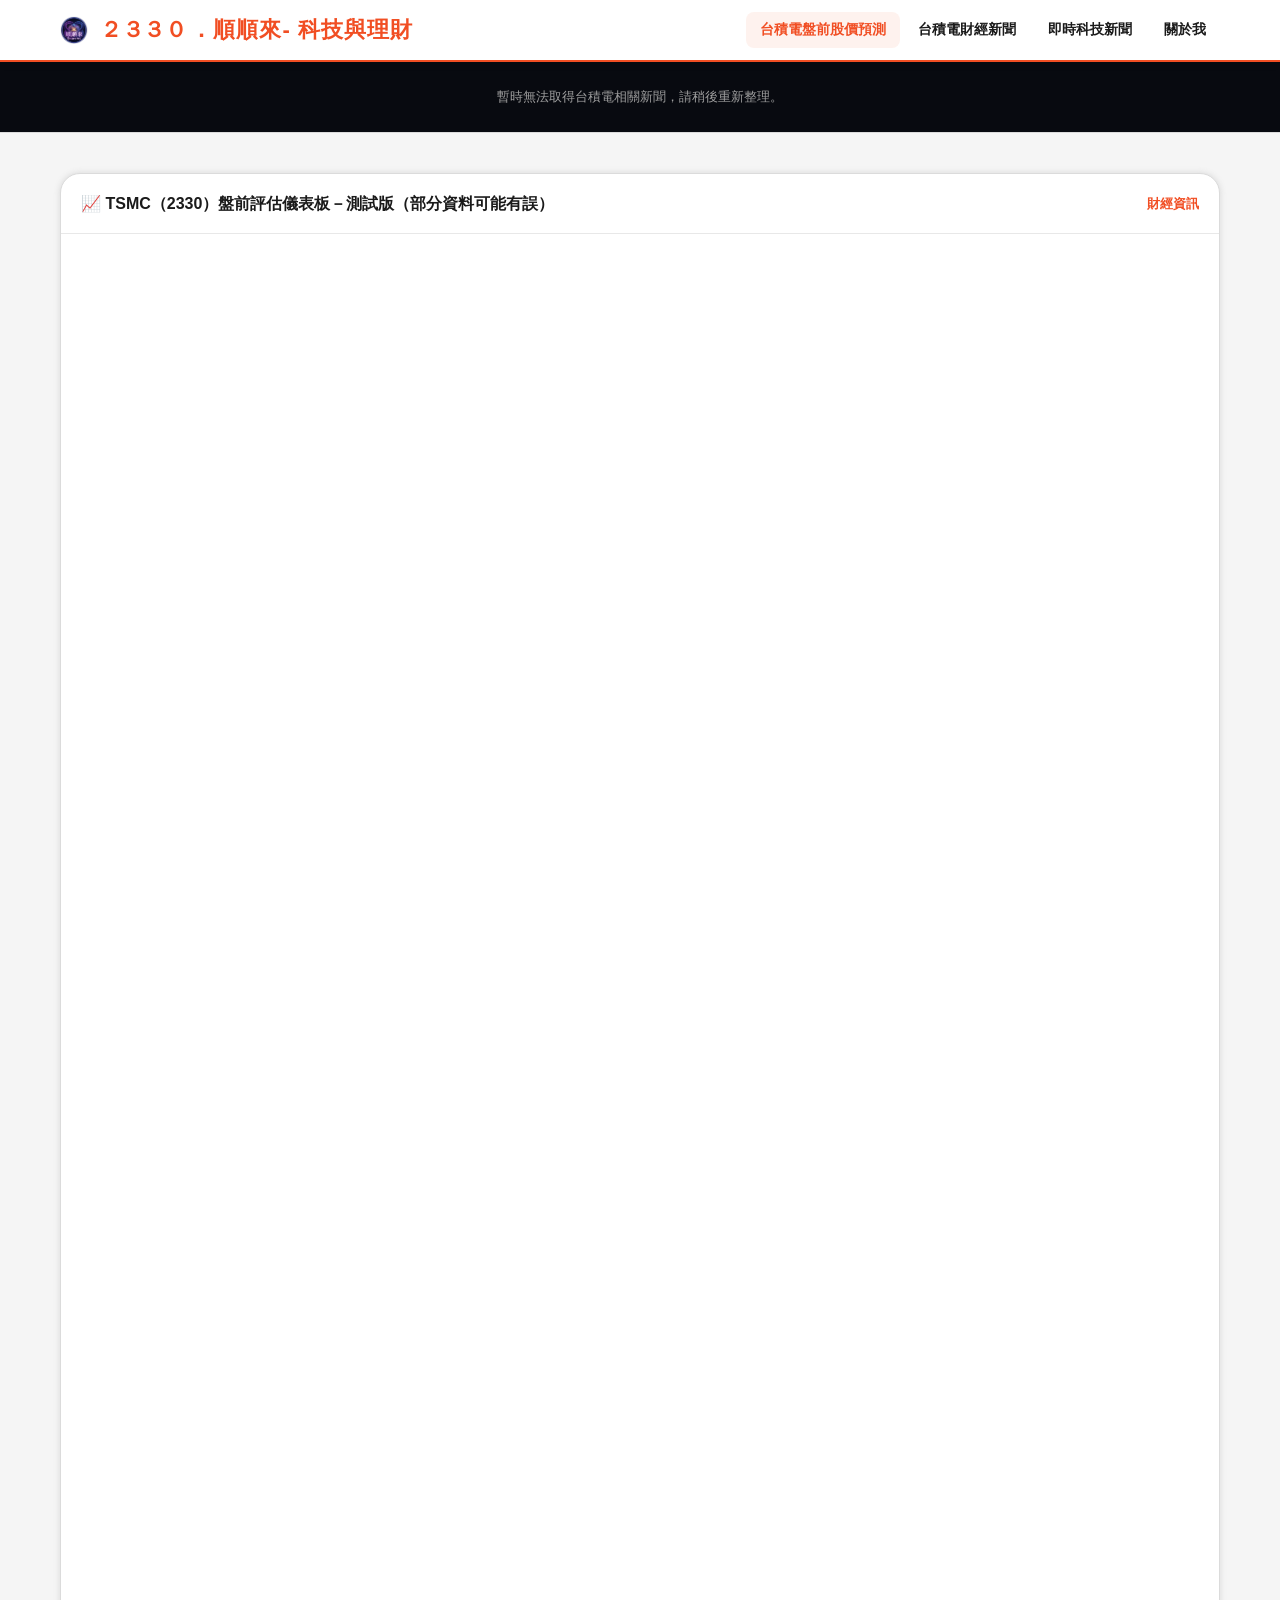
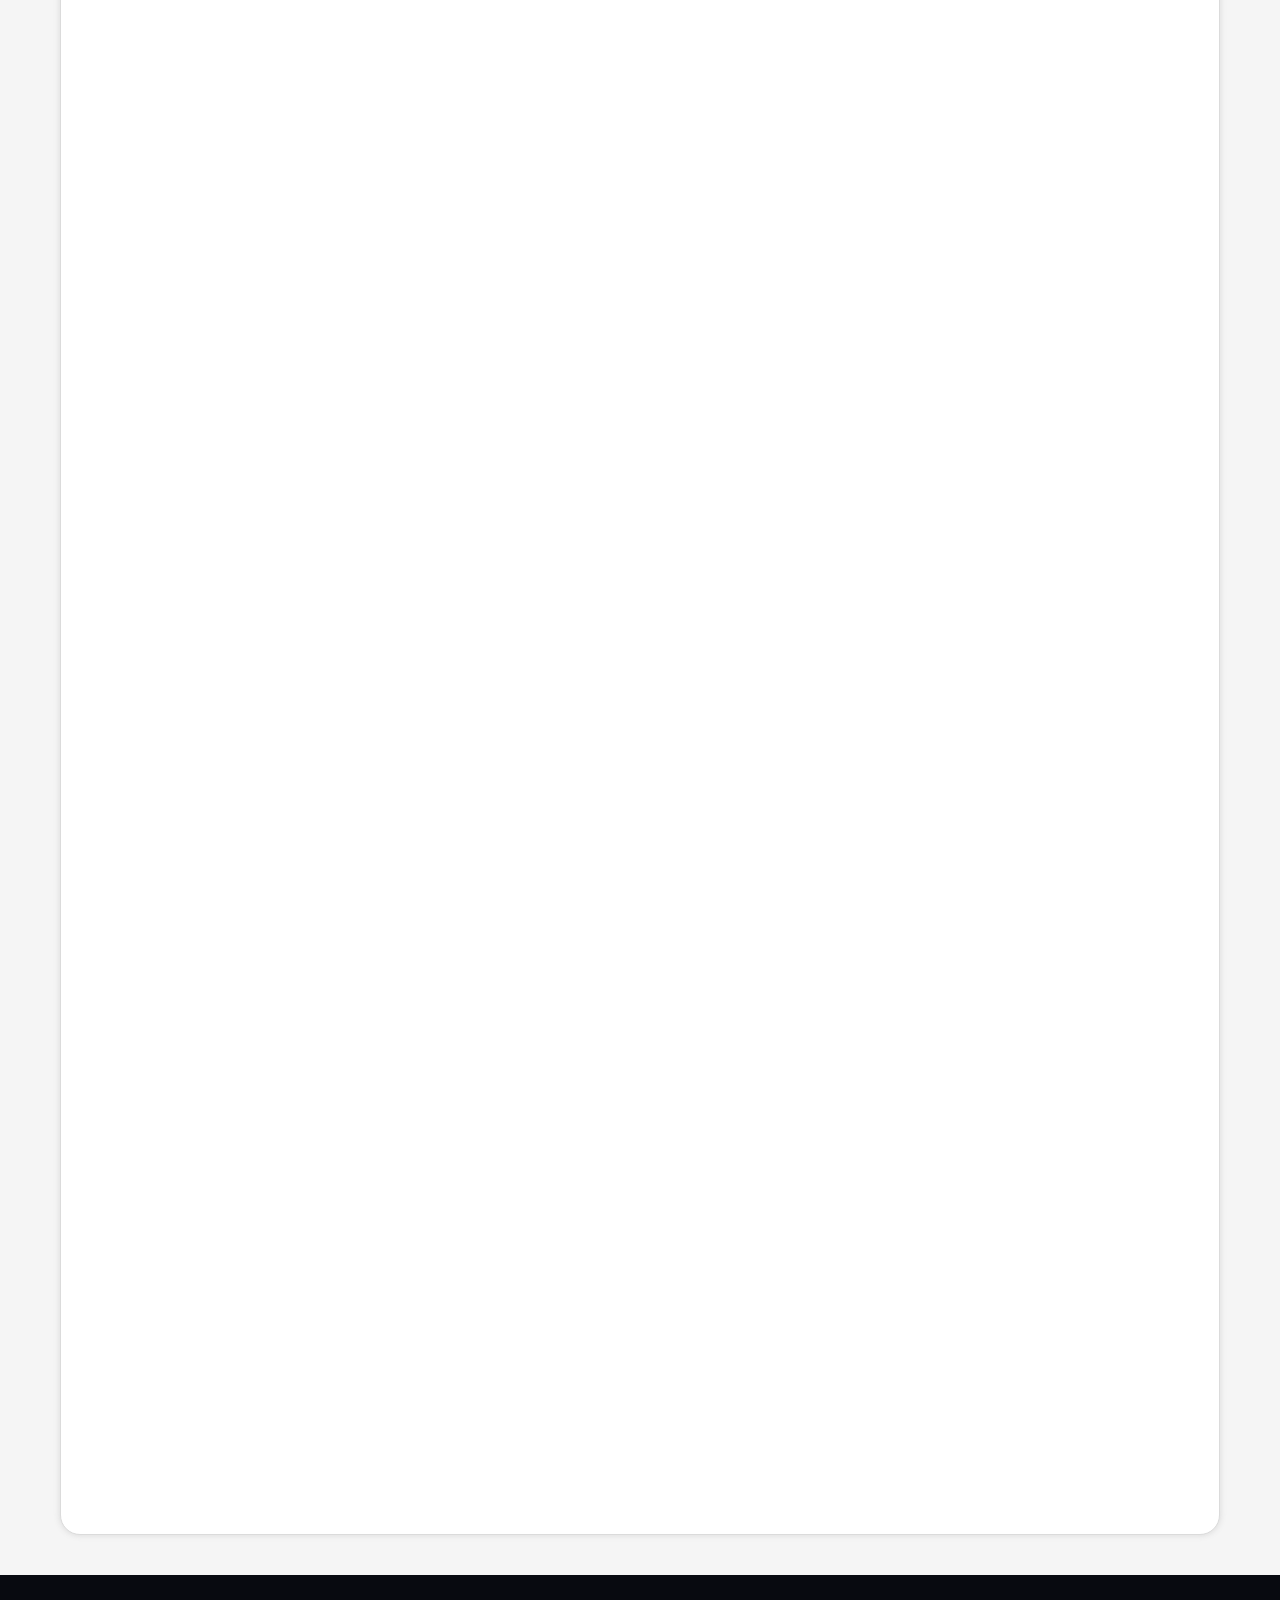
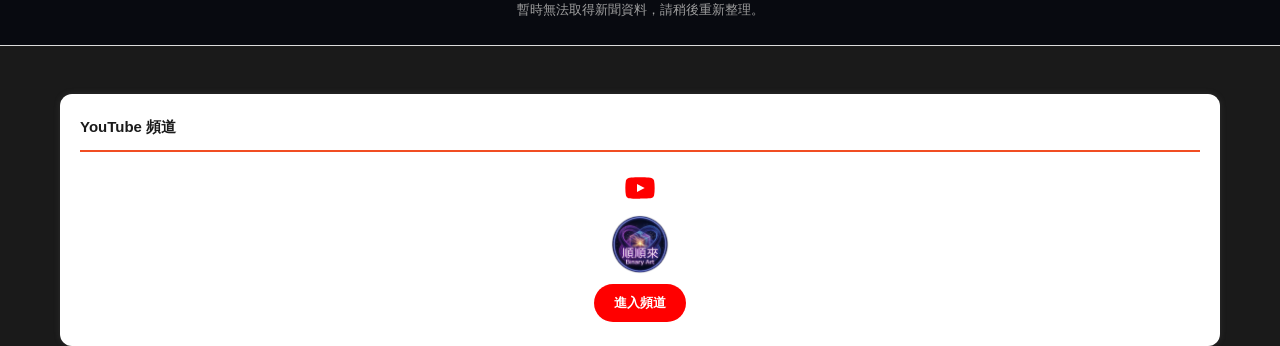
<file: index.html>
<!DOCTYPE html>
<html lang="zh-TW">
<head>
  <meta charset="UTF-8">
  <meta name="viewport" content="width=device-width, initial-scale=1.0">
  <title>2330．順順來 - 科技與理財</title>
  <meta name="description" content="2330．順順來 - 科技與理財">
  <link rel="stylesheet" href="style.css">
</head>
<body>

  <!-- ==================== HEADER ==================== -->
  <header class="site-header">
    <div class="header-inner container">
      <a href="index.html" class="logo" aria-label="２３３０．順順來首頁">
        <img src="pic/logo/logo.png" alt="順順來" class="logo-img"><span class="logo-k">２３３０</span><span class="logo-sub">．順順來- 科技與理財</span>
      </a>

      <nav class="mini-nav" aria-label="主要導覽">
        <a href="index.html" class="active">台積電盤前股價預測</a>
        <a href="news-tsmc.html">台積電財經新聞</a>
        <a href="news-tech.html">即時科技新聞</a>
        <a href="about.html">關於我</a>
      </nav>
    </div>

  </header>

  <main>

    <!-- ==================== TSMC 個股新聞 ==================== -->
    <section class="news-hero-section" aria-label="台積電（2330）即時新聞">
      <div class="container">
        <div id="tsmcNews"><div class="loading-spinner" style="margin:40px auto;"></div></div>
      </div>
    </section>

    <!-- ==================== MAGAZINE GRID ==================== -->
    <div class="container section-gap">
      <div class="magazine-layout">

        <!-- 主欄：直接嵌入 TSMC (2330) 儀表板 -->
        <section class="main-column">
          <div class="dashboard-embed-wrap">
            <div class="dashboard-embed-header">
              <h2 class="dashboard-embed-title">📈 TSMC（2330）盤前評估儀表板－測試版（部分資料可能有誤）</h2>
              <a href="https://tw.stock.yahoo.com/" target="_blank" rel="noopener" class="dashboard-embed-link">財經資訊</a>
            </div>
            <iframe
              id="dashboardFrame"
              src="https://bimmer1267-x4.github.io/tsmc-2330-dashboard/"
              title="TSMC（2330）股價儀表板"
              loading="lazy"
              scrolling="no"
              class="dashboard-iframe"></iframe>
          </div>
        </section>

      </div><!-- /magazine-layout -->
    </div>

    <!-- ==================== NEWS HERO ==================== -->
    <section class="news-hero-section" aria-label="即時科技新聞">
      <div class="container">
        <div id="newsHero"><div class="loading-spinner" style="margin:40px auto;"></div></div>
      </div>
    </section>

  </main>

  <!-- ==================== FOOTER ==================== -->
  <footer class="site-footer">
    <div class="container">
      

         <div class="widget">
            <h3 class="widget-title">YouTube 頻道</h3>
            <div class="yt-channel-card">
              <div class="yt-icon">
                <svg viewBox="0 0 24 24" width="32" height="32" fill="#FF0000"><path d="M22.54 6.42a2.78 2.78 0 0 0-1.95-1.96C18.88 4 12 4 12 4s-6.88 0-8.59.46A2.78 2.78 0 0 0 1.46 6.42 29 29 0 0 0 1 12a29 29 0 0 0 .46 5.58A2.78 2.78 0 0 0 3.41 19.6C5.12 20 12 20 12 20s6.88 0 8.59-.46a2.78 2.78 0 0 0 1.95-1.95A29 29 0 0 0 23 12a29 29 0 0 0-.46-5.58z"/><polygon fill="#fff" points="9.75 15.02 15.5 12 9.75 8.98 9.75 15.02"/></svg>
              </div>
              <div class="yt-info">
                <img src="pic/logo/logo.png" alt="順順來" class="yt-logo">
              </div>
              <a href="https://www.youtube.com/@shunshun-dev" target="_blank" rel="noopener" class="yt-subscribe-btn">進入頻道</a>
            </div>
          </div>


      
    </div>
  </footer>

  <script src="script.js"></script>
</body>
</html>
</file>
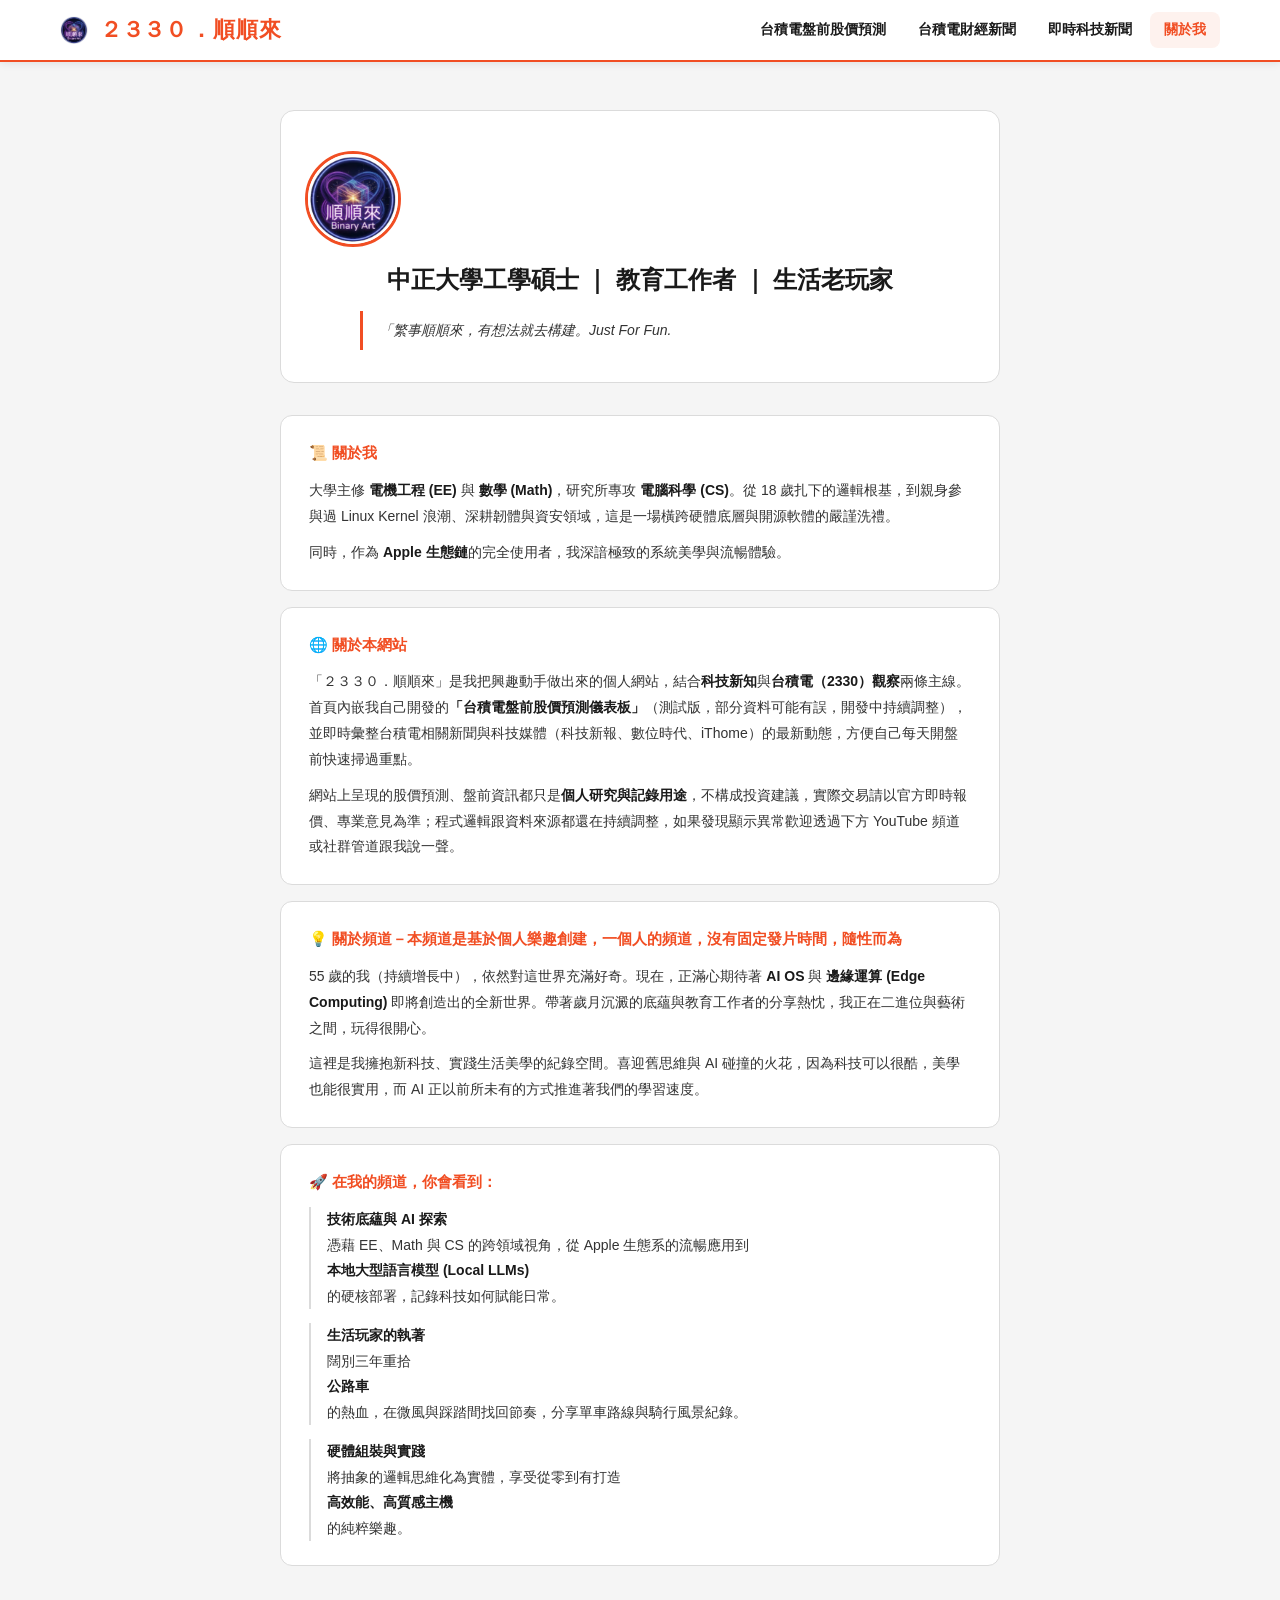
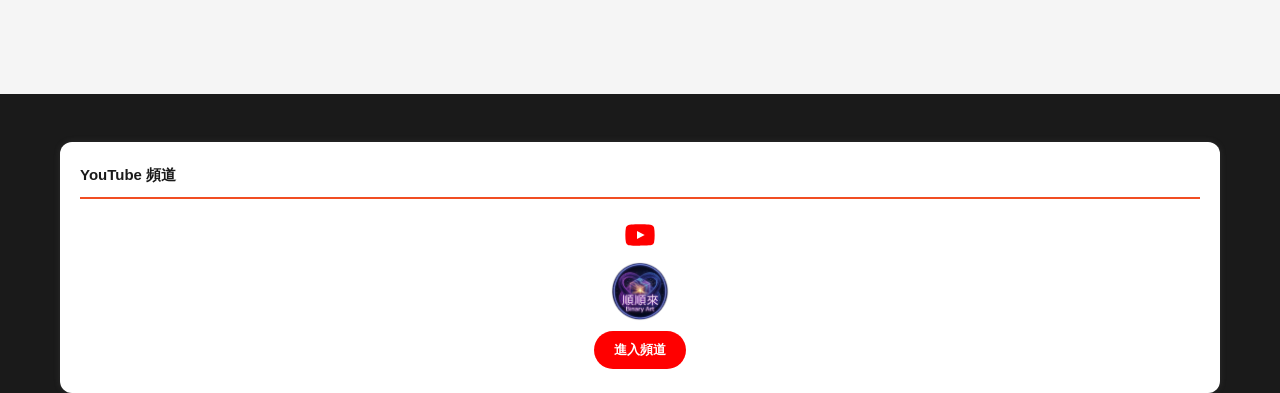
<file: about.html>
<!DOCTYPE html>
<html lang="zh-TW">
<head>
  <meta charset="UTF-8">
  <meta name="viewport" content="width=device-width, initial-scale=1.0">
  <title>關於我 - ２３３０．順順來</title>
  <meta name="description" content="中正大學工學碩士、教育工作者、生活老玩家。繁事順順來，有想法就去構建，穿梭邏輯與美學的交界。">
  <link rel="stylesheet" href="style.css">
  <style>
    .about-container {
      max-width: 760px;
      margin: 48px auto;
      padding: 0 20px 64px;
    }
    .about-hero {
      text-align: center;
      padding: 40px 24px 32px;
      margin-bottom: 32px;
      background: var(--bg-card);
      border: 1px solid var(--border);
      border-radius: 14px;
    }
    .about-avatar {
      width: 96px;
      height: 96px;
      border-radius: 50%;
      object-fit: cover;
      border: 3px solid var(--accent-1);
      margin-bottom: 16px;
    }
    .about-hero h1 {
      font-size: clamp(18px, 3vw, 24px);
      font-weight: 800;
      line-height: 1.4;
      margin-bottom: 14px;
      color: var(--text-main);
    }
    .about-quote {
      font-size: 14px;
      color: var(--text-secondary);
      border-left: 3px solid var(--accent-1);
      padding: 8px 16px;
      margin: 0 auto;
      max-width: 560px;
      text-align: left;
      background: rgba(255,255,255,.03);
      border-radius: 0 6px 6px 0;
      font-style: italic;
    }
    .about-section {
      background: var(--bg-card);
      border: 1px solid var(--border);
      border-radius: 12px;
      padding: 24px 28px;
      margin-bottom: 16px;
    }
    .about-section h2 {
      font-size: 15px;
      font-weight: 700;
      color: var(--accent-1);
      margin-bottom: 12px;
      display: flex;
      align-items: center;
      gap: 8px;
    }
    .about-section p {
      font-size: 14px;
      color: var(--text-secondary);
      line-height: 1.85;
    }
    .about-section p + p { margin-top: 10px; }
    .about-section strong { color: var(--text-main); }
    .about-list {
      list-style: none;
      padding: 0;
      display: flex;
      flex-direction: column;
      gap: 14px;
    }
    .about-list li {
      font-size: 14px;
      color: var(--text-secondary);
      line-height: 1.75;
      padding-left: 16px;
      border-left: 2px solid var(--border);
    }
    .about-list li strong { color: var(--text-main); display: block; margin-bottom: 2px; }
    .notice-list {
      list-style: none;
      padding: 0;
      display: flex;
      flex-direction: column;
      gap: 10px;
    }
    .notice-list li {
      font-size: 13px;
      color: var(--text-secondary);
      line-height: 1.75;
      display: flex;
      gap: 10px;
    }
    .notice-num {
      font-weight: 700;
      color: var(--accent-1);
      flex-shrink: 0;
    }
  </style>
</head>
<body>

  <!-- ==================== HEADER ==================== -->
  <header class="site-header">
    <div class="header-inner container">
      <a href="index.html" class="logo" aria-label="２３３０．順順來首頁">
        <img src="pic/logo/logo.png" alt="順順來" class="logo-img"><span class="logo-k">２３３０</span><span class="logo-sub">．順順來</span>
      </a>

      <nav class="mini-nav" aria-label="主要導覽">
        <a href="index.html">台積電盤前股價預測</a>
        <a href="news-tsmc.html">台積電財經新聞</a>
        <a href="news-tech.html">即時科技新聞</a>
        <a href="about.html" class="active">關於我</a>
      </nav>
    </div>
  </header>

  <main>
    <div class="about-container">

      <!-- Hero -->
      <div class="about-hero">
        <img src="pic/logo/logo.png" alt="順順來" class="about-avatar">
        <h1>中正大學工學碩士 ｜ 教育工作者 ｜ 生活老玩家</h1>
        <p class="about-quote">「繁事順順來，有想法就去構建。Just For Fun.</p>
      </div>

      <!-- 關於我 -->
      <div class="about-section">
        <h2>📜 關於我</h2>
        <p>大學主修 <strong>電機工程 (EE)</strong> 與 <strong>數學 (Math)</strong>，研究所專攻 <strong>電腦科學 (CS)</strong>。從 18 歲扎下的邏輯根基，到親身參與過 Linux Kernel 浪潮、深耕韌體與資安領域，這是一場橫跨硬體底層與開源軟體的嚴謹洗禮。</p>
        <p>同時，作為 <strong>Apple 生態鏈</strong>的完全使用者，我深諳極致的系統美學與流暢體驗。</p>
      </div>

      <!-- 關於本網站 -->
      <div class="about-section">
        <h2>🌐 關於本網站</h2>
        <p>「２３３０．順順來」是我把興趣動手做出來的個人網站，結合<strong>科技新知</strong>與<strong>台積電（2330）觀察</strong>兩條主線。首頁內嵌我自己開發的<strong>「台積電盤前股價預測儀表板」</strong>（測試版，部分資料可能有誤，開發中持續調整），並即時彙整台積電相關新聞與科技媒體（科技新報、數位時代、iThome）的最新動態，方便自己每天開盤前快速掃過重點。</p>
        <p>網站上呈現的股價預測、盤前資訊都只是<strong>個人研究與記錄用途</strong>，不構成投資建議，實際交易請以官方即時報價、專業意見為準；程式邏輯跟資料來源都還在持續調整，如果發現顯示異常歡迎透過下方 YouTube 頻道或社群管道跟我說一聲。</p>
      </div>

      <!-- 核心精神 -->
      <div class="about-section">
        <h2>💡 關於頻道－本頻道是基於個人樂趣創建，一個人的頻道，沒有固定發片時間，隨性而為</h2>
        <p>55 歲的我（持續增長中），依然對這世界充滿好奇。現在，正滿心期待著 <strong>AI OS</strong> 與 <strong>邊緣運算 (Edge Computing)</strong> 即將創造出的全新世界。帶著歲月沉澱的底蘊與教育工作者的分享熱忱，我正在二進位與藝術之間，玩得很開心。</p>
        <p>這裡是我擁抱新科技、實踐生活美學的紀錄空間。喜迎舊思維與 AI 碰撞的火花，因為科技可以很酷，美學也能很實用，而 AI 正以前所未有的方式推進著我們的學習速度。</p>
      </div>

      <!-- 在這裡你會看到 -->
      <div class="about-section">
        <h2>🚀 在我的頻道，你會看到：</h2>
        <ul class="about-list">
          <li>
            <strong>技術底蘊與 AI 探索</strong>
            憑藉 EE、Math 與 CS 的跨領域視角，從 Apple 生態系的流暢應用到<strong>本地大型語言模型 (Local LLMs)</strong> 的硬核部署，記錄科技如何賦能日常。
          </li>
          <li>
            <strong>生活玩家的執著</strong>
            闊別三年重拾<strong>公路車</strong>的熱血，在微風與踩踏間找回節奏，分享單車路線與騎行風景紀錄。
          </li>
          <li>
            <strong>硬體組裝與實踐</strong>
            將抽象的邏輯思維化為實體，享受從零到有打造<strong>高效能、高質感主機</strong>的純粹樂趣。
          </li>
        </ul>
      </div>

     

    </div>
  </main>
  <!-- ==================== FOOTER ==================== -->
  <footer class="site-footer">
    <div class="container">
      

         <div class="widget">
            <h3 class="widget-title">YouTube 頻道</h3>
            <div class="yt-channel-card">
              <div class="yt-icon">
                <svg viewBox="0 0 24 24" width="32" height="32" fill="#FF0000"><path d="M22.54 6.42a2.78 2.78 0 0 0-1.95-1.96C18.88 4 12 4 12 4s-6.88 0-8.59.46A2.78 2.78 0 0 0 1.46 6.42 29 29 0 0 0 1 12a29 29 0 0 0 .46 5.58A2.78 2.78 0 0 0 3.41 19.6C5.12 20 12 20 12 20s6.88 0 8.59-.46a2.78 2.78 0 0 0 1.95-1.95A29 29 0 0 0 23 12a29 29 0 0 0-.46-5.58z"/><polygon fill="#fff" points="9.75 15.02 15.5 12 9.75 8.98 9.75 15.02"/></svg>
              </div>
              <div class="yt-info">
                <img src="pic/logo/logo.png" alt="順順來" class="yt-logo">
              </div>
              <a href="https://www.youtube.com/@shunshun-dev" target="_blank" rel="noopener" class="yt-subscribe-btn">進入頻道</a>
            </div>
          </div>


      
    </div>
  </footer>
 

  <script src="script.js"></script>
</body>
</html>
</file>
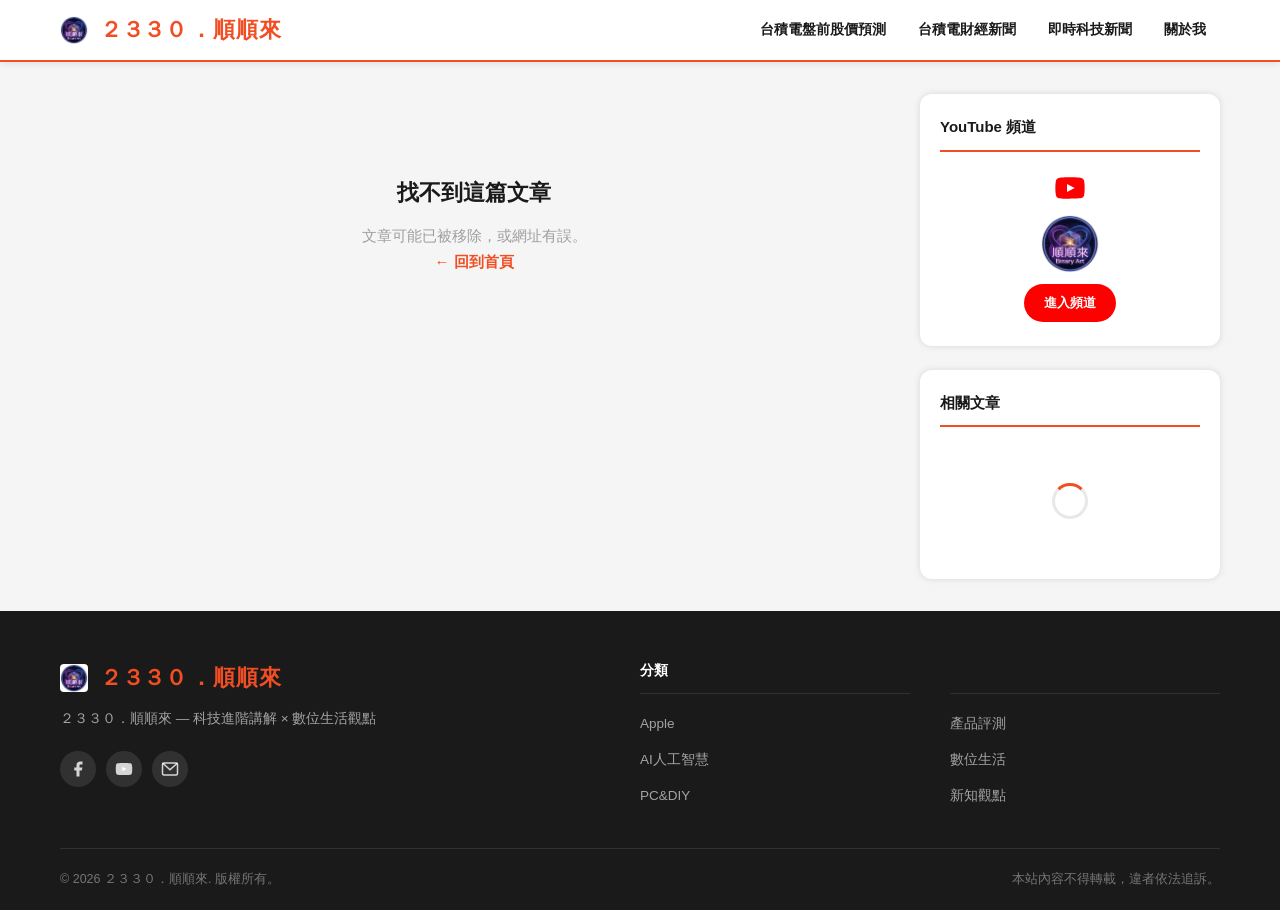
<file: article.html>
<!DOCTYPE html>
<html lang="zh-TW">
<head>
  <meta charset="UTF-8">
  <meta name="viewport" content="width=device-width, initial-scale=1.0">
  <title id="pageTitle">文章 - ２３３０．順順來</title>
  <meta name="description" id="pageDesc" content="">
  <link rel="stylesheet" href="style.css">
</head>
<body>

  <!-- ==================== HEADER ==================== -->
  <header class="site-header">
    <div class="header-inner container">
      <a href="index.html" class="logo" aria-label="２３３０．順順來首頁">
        <img src="pic/logo/logo.png" alt="順順來" class="logo-img"><span class="logo-k">２３３０</span><span class="logo-sub">．順順來</span>
      </a>

      <nav class="mini-nav" aria-label="主要導覽">
        <a href="index.html">台積電盤前股價預測</a>
        <a href="news-tsmc.html">台積電財經新聞</a>
        <a href="news-tech.html">即時科技新聞</a>
        <a href="about.html">關於我</a>
      </nav>
    </div>

  </header>

  <main>
    <div class="container article-container">

      <!-- 文章主體區 -->
      <div class="article-layout">

        <!-- 主欄：文章內容 -->
        <article class="article-main" id="articleMain">
          <!-- JS 動態填入 -->
          <div class="loading-spinner" style="margin: 60px auto;"></div>
        </article>

        <!-- 側欄 -->
        <aside class="sidebar article-sidebar">
          <div class="widget">
            <h3 class="widget-title">YouTube 頻道</h3>
            <div class="yt-channel-card">
              <div class="yt-icon">
                <svg viewBox="0 0 24 24" width="32" height="32" fill="#FF0000"><path d="M22.54 6.42a2.78 2.78 0 0 0-1.95-1.96C18.88 4 12 4 12 4s-6.88 0-8.59.46A2.78 2.78 0 0 0 1.46 6.42 29 29 0 0 0 1 12a29 29 0 0 0 .46 5.58A2.78 2.78 0 0 0 3.41 19.6C5.12 20 12 20 12 20s6.88 0 8.59-.46a2.78 2.78 0 0 0 1.95-1.95A29 29 0 0 0 23 12a29 29 0 0 0-.46-5.58z"/><polygon fill="#fff" points="9.75 15.02 15.5 12 9.75 8.98 9.75 15.02"/></svg>
              </div>
              <div class="yt-info">
                <img src="pic/logo/logo.png" alt="順順來" class="yt-logo">
              </div>
              <a href="https://www.youtube.com/@shunshun-dev" target="_blank" rel="noopener" class="yt-subscribe-btn">進入頻道</a>
            </div>
          </div>

          <div class="widget">
            <h3 class="widget-title">相關文章</h3>
            <ol class="popular-list" id="relatedList">
              <div class="loading-spinner"></div>
            </ol>
          </div>

        </aside>

      </div><!-- /article-layout -->
    </div>
  </main>

  <!-- ==================== FOOTER ==================== -->
  <footer class="site-footer">
    <div class="container">
      <div class="footer-grid">
        <div class="footer-brand">
          <a href="index.html" class="logo" aria-label="２３３０．順順來首頁">
            <img src="pic/logo/logo.png" alt="順順來" class="logo-img"><span class="logo-k">２３３０</span><span class="logo-sub">．順順來</span>
          </a>
          <p>２３３０．順順來 — 科技進階講解 × 數位生活觀點</p>
          <div class="social-links">
            <a href="https://www.facebook.com/shunshun.dev" target="_blank" rel="noopener" aria-label="Facebook" class="social-link">
              <svg viewBox="0 0 24 24" width="18" height="18" fill="currentColor"><path d="M18 2h-3a5 5 0 0 0-5 5v3H7v4h3v8h4v-8h3l1-4h-4V7a1 1 0 0 1 1-1h3z"/></svg>
            </a>
            <a href="https://www.youtube.com/@shunshun-dev" target="_blank" rel="noopener" aria-label="YouTube" class="social-link">
              <svg viewBox="0 0 24 24" width="18" height="18" fill="currentColor"><path d="M22.54 6.42a2.78 2.78 0 0 0-1.95-1.96C18.88 4 12 4 12 4s-6.88 0-8.59.46A2.78 2.78 0 0 0 1.46 6.42 29 29 0 0 0 1 12a29 29 0 0 0 .46 5.58A2.78 2.78 0 0 0 3.41 19.6C5.12 20 12 20 12 20s6.88 0 8.59-.46a2.78 2.78 0 0 0 1.95-1.95A29 29 0 0 0 23 12a29 29 0 0 0-.46-5.58z"/><polygon fill="#fff" points="9.75 15.02 15.5 12 9.75 8.98 9.75 15.02"/></svg>
            </a>
            <a href="mailto:hello@shunshun.dev" aria-label="Email" class="social-link">
              <svg viewBox="0 0 24 24" width="18" height="18" fill="none" stroke="currentColor" stroke-width="2"><rect x="2" y="4" width="20" height="16" rx="2"/><polyline points="2,4 12,13 22,4"/></svg>
            </a>
          </div>
        </div>

        <div class="footer-col">
          <h4>分類</h4>
          <ul>
            <li><a href="index.html?cat=Apple">Apple</a></li>
            <li><a href="index.html?cat=AI">AI人工智慧</a></li>
            <li><a href="index.html?cat=PC">PC&amp;DIY</a></li>
          </ul>
        </div>

        <div class="footer-col">
          <h4>&nbsp;</h4>
          <ul>
            <li><a href="index.html?cat=評測">產品評測</a></li>
            <li><a href="index.html?cat=生活">數位生活</a></li>
            <li><a href="index.html?cat=觀點">新知觀點</a></li>
          </ul>
        </div>
      </div>

      <div class="footer-bottom">
        <p>&copy; 2026 ２３３０．順順來. 版權所有。</p>
        <p>本站內容不得轉載，違者依法追訴。</p>
      </div>
    </div>
  </footer>

  <script src="script.js"></script>
</body>
</html>
</file>
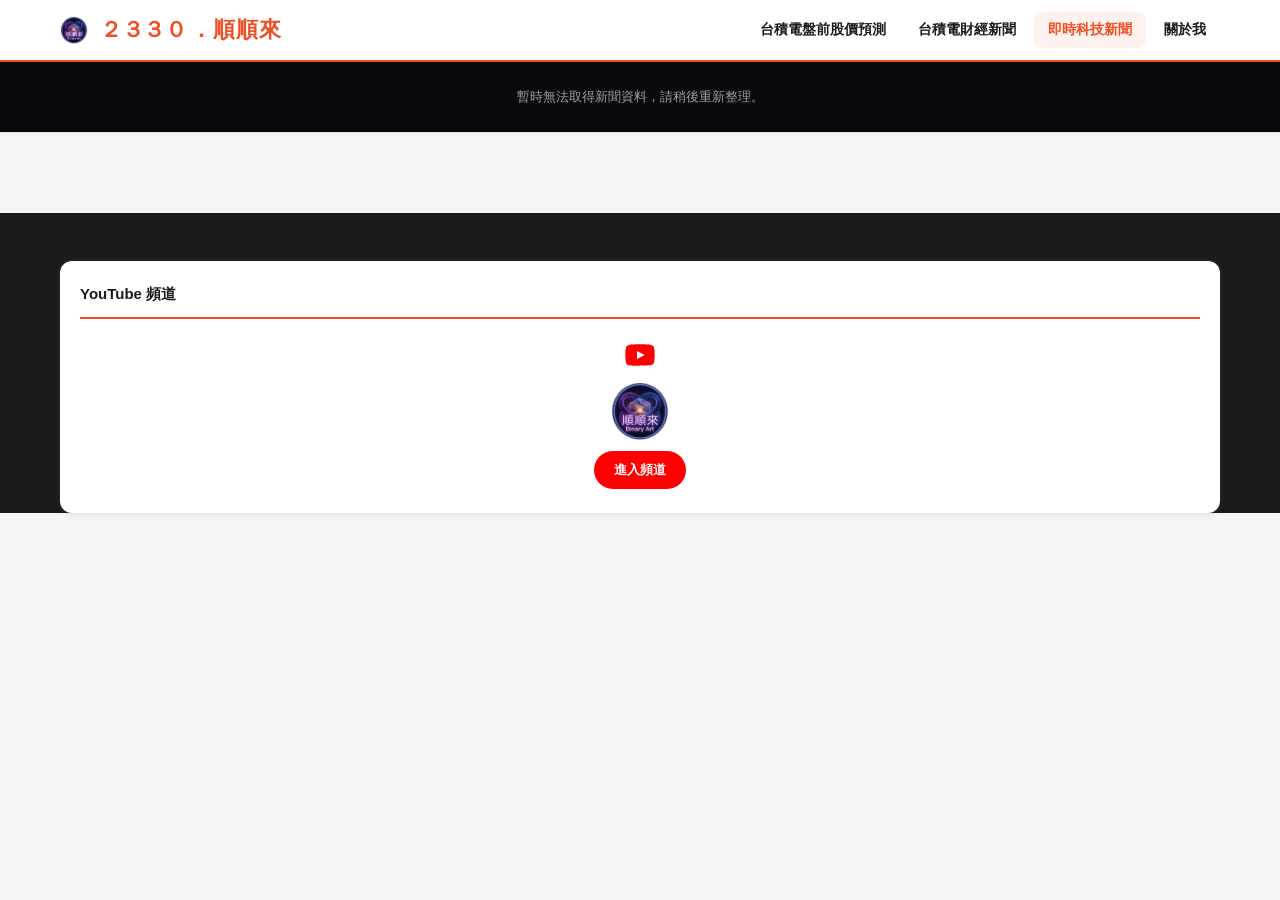
<file: news-tech.html>
<!DOCTYPE html>
<html lang="zh-TW">
<head>
  <meta charset="UTF-8">
  <meta name="viewport" content="width=device-width, initial-scale=1.0">
  <title>即時科技新聞 - ２３３０．順順來</title>
  <meta name="description" content="科技新報、數位時代、iThome 即時科技新聞列表，即時更新。">
  <link rel="stylesheet" href="style.css">
</head>
<body>

  <!-- ==================== HEADER ==================== -->
  <header class="site-header">
    <div class="header-inner container">
      <a href="index.html" class="logo" aria-label="２３３０．順順來首頁">
        <img src="pic/logo/logo.png" alt="順順來" class="logo-img"><span class="logo-k">２３３０</span><span class="logo-sub">．順順來</span>
      </a>

      <nav class="mini-nav" aria-label="主要導覽">
        <a href="index.html">台積電盤前股價預測</a>
        <a href="news-tsmc.html">台積電財經新聞</a>
        <a href="news-tech.html" class="active">即時科技新聞</a>
        <a href="about.html">關於我</a>
      </nav>
    </div>
  </header>

  <main>

    <!-- ==================== 即時科技新聞（跟首頁同一塊黑色列表） ==================== -->
    <section class="news-hero-section" aria-label="即時科技新聞">
      <div class="container">
        <div id="newsHero"><div class="loading-spinner" style="margin:40px auto;"></div></div>
      </div>
    </section>

    <!-- ==================== 同一批新聞的卡片牆 ==================== -->
    <div class="container section-gap">
      <div id="newsHeroCards" class="news-card-grid"></div>
    </div>

  </main>

  <!-- ==================== FOOTER ==================== -->
  <footer class="site-footer">
    <div class="container">


         <div class="widget">
            <h3 class="widget-title">YouTube 頻道</h3>
            <div class="yt-channel-card">
              <div class="yt-icon">
                <svg viewBox="0 0 24 24" width="32" height="32" fill="#FF0000"><path d="M22.54 6.42a2.78 2.78 0 0 0-1.95-1.96C18.88 4 12 4 12 4s-6.88 0-8.59.46A2.78 2.78 0 0 0 1.46 6.42 29 29 0 0 0 1 12a29 29 0 0 0 .46 5.58A2.78 2.78 0 0 0 3.41 19.6C5.12 20 12 20 12 20s6.88 0 8.59-.46a2.78 2.78 0 0 0 1.95-1.95A29 29 0 0 0 23 12a29 29 0 0 0-.46-5.58z"/><polygon fill="#fff" points="9.75 15.02 15.5 12 9.75 8.98 9.75 15.02"/></svg>
              </div>
              <div class="yt-info">
                <img src="pic/logo/logo.png" alt="順順來" class="yt-logo">
              </div>
              <a href="https://www.youtube.com/@shunshun-dev" target="_blank" rel="noopener" class="yt-subscribe-btn">進入頻道</a>
            </div>
          </div>


    </div>
  </footer>

  <script src="script.js"></script>
</body>
</html>
</file>
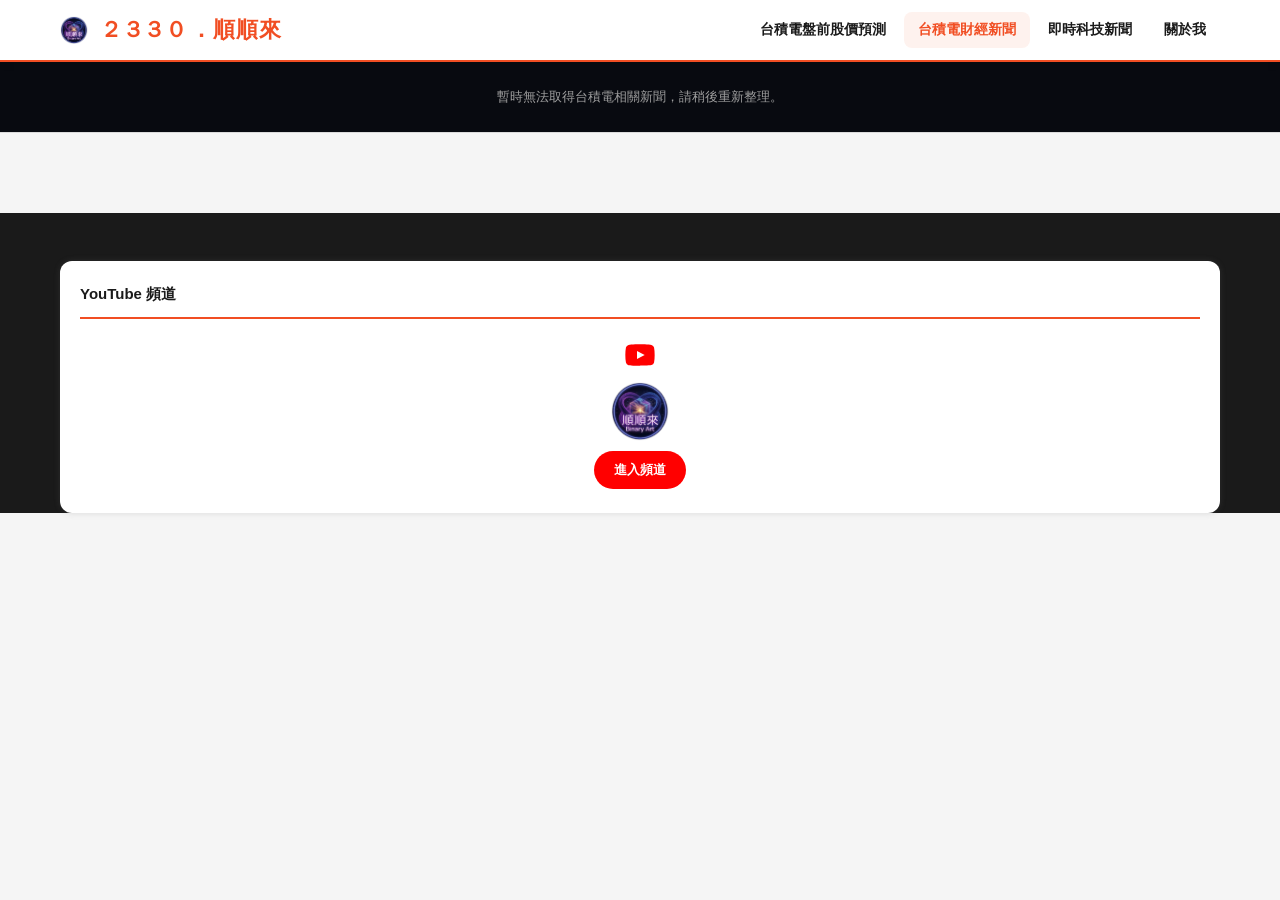
<file: news-tsmc.html>
<!DOCTYPE html>
<html lang="zh-TW">
<head>
  <meta charset="UTF-8">
  <meta name="viewport" content="width=device-width, initial-scale=1.0">
  <title>台積電(2330)即時新聞 - ２３３０．順順來</title>
  <meta name="description" content="台積電（2330）相關新聞列表，即時更新。">
  <link rel="stylesheet" href="style.css">
</head>
<body>

  <!-- ==================== HEADER ==================== -->
  <header class="site-header">
    <div class="header-inner container">
      <a href="index.html" class="logo" aria-label="２３３０．順順來首頁">
        <img src="pic/logo/logo.png" alt="順順來" class="logo-img"><span class="logo-k">２３３０</span><span class="logo-sub">．順順來</span>
      </a>

      <nav class="mini-nav" aria-label="主要導覽">
        <a href="index.html">台積電盤前股價預測</a>
        <a href="news-tsmc.html" class="active">台積電財經新聞</a>
        <a href="news-tech.html">即時科技新聞</a>
        <a href="about.html">關於我</a>
      </nav>
    </div>
  </header>

  <main>

    <!-- ==================== TSMC 個股新聞（跟首頁同一塊黑色列表） ==================== -->
    <section class="news-hero-section" aria-label="台積電（2330）即時新聞">
      <div class="container">
        <div id="tsmcNews"><div class="loading-spinner" style="margin:40px auto;"></div></div>
      </div>
    </section>

    <!-- ==================== 同一批新聞的卡片牆 ==================== -->
    <div class="container section-gap">
      <div id="tsmcNewsCards" class="news-card-grid"></div>
    </div>

  </main>

  <!-- ==================== FOOTER ==================== -->
  <footer class="site-footer">
    <div class="container">


         <div class="widget">
            <h3 class="widget-title">YouTube 頻道</h3>
            <div class="yt-channel-card">
              <div class="yt-icon">
                <svg viewBox="0 0 24 24" width="32" height="32" fill="#FF0000"><path d="M22.54 6.42a2.78 2.78 0 0 0-1.95-1.96C18.88 4 12 4 12 4s-6.88 0-8.59.46A2.78 2.78 0 0 0 1.46 6.42 29 29 0 0 0 1 12a29 29 0 0 0 .46 5.58A2.78 2.78 0 0 0 3.41 19.6C5.12 20 12 20 12 20s6.88 0 8.59-.46a2.78 2.78 0 0 0 1.95-1.95A29 29 0 0 0 23 12a29 29 0 0 0-.46-5.58z"/><polygon fill="#fff" points="9.75 15.02 15.5 12 9.75 8.98 9.75 15.02"/></svg>
              </div>
              <div class="yt-info">
                <img src="pic/logo/logo.png" alt="順順來" class="yt-logo">
              </div>
              <a href="https://www.youtube.com/@shunshun-dev" target="_blank" rel="noopener" class="yt-subscribe-btn">進入頻道</a>
            </div>
          </div>


    </div>
  </footer>

  <script src="script.js"></script>
</body>
</html>
</file>
<file: style.css>
/* ============================================================
   ZenTech - 主要樣式表
   色彩系統：
     --accent-1: #F14E23 (橘紅主色)
     --accent-2: #F14E55 (深紅輔色)
   ============================================================ */

/* ---------- CSS 自訂屬性 ---------- */
:root {
  --accent-1:   #F14E23;
  --accent-2:   #F14E55;
  --border:     #DBDBDB;
  --divider:    #E8E8E8;
  --text-muted: #9E9E9E;
  --text-main:  #1a1a1a;
  --text-body:  #333333;
  --bg-page:    #F5F5F5;
  --bg-card:    #ffffff;
  --bg-header:  #ffffff;
  --radius-sm:  8px;
  --radius-md:  12px;
  --radius-lg:  20px;
  --shadow-card: 0 0 6px 0 hsla(0,0%,45%,.22);
  --shadow-hover: 0 4px 16px 0 hsla(0,0%,35%,.18);
  --transition: 0.25s ease;
  --container: 1200px;
  --header-h:  60px;
}

/* ---------- Reset & Base ---------- */
*, *::before, *::after { box-sizing: border-box; margin: 0; padding: 0; }

html { scroll-behavior: smooth; }

body {
  font-family: -apple-system, BlinkMacSystemFont, "Segoe UI", "PingFang TC",
    "Microsoft JhengHei", "Noto Sans TC", sans-serif;
  font-size: 15px;
  line-height: 1.7;
  color: var(--text-body);
  background: var(--bg-page);
}

a { color: inherit; text-decoration: none; }
a:hover { color: var(--accent-1); }
img { display: block; max-width: 100%; height: auto; }
ul, ol { list-style: none; }
button { cursor: pointer; border: none; background: none; font: inherit; }

/* ---------- 容器 ---------- */
.container {
  max-width: var(--container);
  margin-inline: auto;
  padding-inline: 20px;
}

.section-gap { padding-block: 40px; }

/* ============================================================
   HEADER
   ============================================================ */
.site-header {
  position: sticky;
  top: 0;
  z-index: 100;
  background: var(--bg-header);
  border-bottom: 2px solid var(--accent-1);
  box-shadow: 0 2px 8px hsla(0,0%,0%,.08);
}

.header-inner {
  display: flex;
  align-items: center;
  gap: 16px;
  height: var(--header-h);
}

/* Logo */
.logo {
  display: flex;
  align-items: center;
  gap: 4px;
  flex-shrink: 0;
  font-weight: 900;
  letter-spacing: -0.5px;
}
.logo-img {
  height: 28px;
  width: auto;
  margin-right: 8px;
  border-radius: 4px;
}
.logo-k {
  font-size: 22px;
  color: var(--accent-1);
}
.logo-sub {
  font-size: 22px;
  color: var(--accent-1);
  letter-spacing: 1px;
}

/* 主要導覽（僅首頁／關於我），靠右對齊 */
.mini-nav {
  display: flex;
  gap: 4px;
  margin-inline-start: auto;
}
.mini-nav a {
  display: block;
  padding: 6px 14px;
  border-radius: var(--radius-sm);
  font-size: 14px;
  font-weight: 600;
  color: var(--text-main);
  white-space: nowrap;
  transition: color var(--transition), background var(--transition);
}
.mini-nav a:hover,
.mini-nav a.active {
  color: var(--accent-1);
  background: hsla(16, 88%, 55%, 0.08);
}

/* ============================================================
   NEWS HERO
   ============================================================ */
.news-hero-section {
  background: #080a10;
  border-bottom: 1px solid var(--border);
}

.news-hero-header {
  display: flex;
  align-items: center;
  gap: 10px;
  padding: 14px 0 10px;
  border-bottom: 1px solid rgba(255,255,255,.06);
  flex-wrap: wrap;
}

.news-live-dot {
  width: 8px;
  height: 8px;
  border-radius: 50%;
  background: #f87171;
  flex-shrink: 0;
  animation: pulse-red 1.8s ease-in-out infinite;
}
@keyframes pulse-red {
  0%, 100% { opacity: 1; box-shadow: 0 0 0 0 rgba(248,113,113,.5); }
  50%       { opacity: .7; box-shadow: 0 0 0 5px rgba(248,113,113,0); }
}

.news-hero-label {
  font-size: 12px;
  font-weight: 700;
  letter-spacing: .8px;
  color: #f87171;
  text-transform: uppercase;
}

.news-source-tags {
  margin-left: auto;
  display: flex;
  gap: 6px;
  flex-wrap: wrap;
}

.news-stag {
  font-size: 10px;
  font-weight: 700;
  padding: 2px 7px;
  border-radius: 3px;
}

.news-list {
  list-style: none;
  padding: 2px 0 14px;
  display: grid;
  grid-template-columns: 1fr 1fr;
  gap: 0 32px;
}

.news-item {
  display: flex;
  align-items: baseline;
  gap: 7px;
  padding: 8px 0;
  border-bottom: 1px solid rgba(255,255,255,.04);
  min-width: 0;
}
.news-item:last-child,
.news-item:nth-last-child(2):nth-child(odd) { border-bottom: none; }

.news-badge {
  font-size: 10px;
  font-weight: 700;
  padding: 1px 5px;
  border-radius: 3px;
  white-space: nowrap;
  flex-shrink: 0;
}

.news-item a {
  font-size: 13px;
  color: #ffffff;
  text-decoration: none;
  line-height: 1.4;
  flex: 1;
  min-width: 0;
  overflow: hidden;
  white-space: nowrap;
  text-overflow: ellipsis;
  display: block;
}
.news-item a:hover { color: var(--accent-1); }

.news-time {
  font-size: 11px;
  color: var(--text-muted);
  white-space: nowrap;
  flex-shrink: 0;
}

.news-error {
  color: var(--text-muted);
  font-size: 13px;
  padding: 24px 0;
  text-align: center;
}

/* ============================================================
   新聞卡片牆（news-tsmc.html 用，跟上方黑色列表顯示同一批資料）
   ============================================================ */
.news-card-grid {
  display: grid;
  grid-template-columns: repeat(auto-fill, minmax(240px, 1fr));
  gap: 16px;
}

.news-card {
  display: flex;
  flex-direction: column;
  background: var(--bg-card);
  border: 1px solid var(--border);
  border-radius: var(--radius-md);
  box-shadow: var(--shadow-card);
  overflow: hidden;
  transition: box-shadow var(--transition), transform var(--transition);
}
.news-card:hover {
  box-shadow: var(--shadow-hover);
  transform: translateY(-2px);
  color: inherit;
}

/* 依標題演算出的漸層色帶，取代真實文章配圖（這個新聞來源沒有圖可用），
   純CSS背景色，不是圖片，不會有載入失敗的問題 */
.news-card-accent {
  height: 6px;
  width: 100%;
  flex-shrink: 0;
}

.news-card-body {
  display: flex;
  flex-direction: column;
  gap: 6px;
  padding: 14px 16px;
  flex: 1;
}

/* 來源favicon小圖標＋相對時間這一排（取代真實新聞縮圖——Google新聞RSS本身
   沒有內嵌圖片，改用來源網站的favicon當視覺辨識，不是文章大圖） */
.news-card-meta {
  display: flex;
  align-items: center;
  gap: 6px;
}

.news-card-favicon {
  width: 16px;
  height: 16px;
  border-radius: 3px;
  flex-shrink: 0;
}

.news-card-title {
  font-size: 14px;
  font-weight: 700;
  color: var(--text-main);
  line-height: 1.5;
}

.news-card-time {
  font-size: 12px;
  color: var(--text-muted);
}

@media (max-width: 480px) {
  .news-card-grid { grid-template-columns: 1fr; }
}

/* ============================================================
   MAGAZINE LAYOUT
   ============================================================ */
.magazine-layout {
  display: grid;
  grid-template-columns: 1fr;
  align-items: start;
}

/* ============================================================
   主欄 儀表板嵌入
   ============================================================ */
.dashboard-embed-wrap {
  background: var(--bg-card);
  border: 1px solid var(--border);
  border-radius: var(--radius-lg);
  overflow: hidden;
  box-shadow: var(--shadow-card);
}
.dashboard-embed-header {
  display: flex;
  align-items: center;
  justify-content: space-between;
  gap: 12px;
  padding: 16px 20px;
  border-bottom: 1px solid var(--divider);
}
.dashboard-embed-title {
  font-size: 16px;
  font-weight: 800;
  color: var(--text-main);
}
.dashboard-embed-link {
  font-size: 13px;
  font-weight: 700;
  color: var(--accent-1);
  white-space: nowrap;
  transition: opacity var(--transition);
}
.dashboard-embed-link:hover { opacity: .75; color: var(--accent-1); }
.dashboard-iframe {
  display: block;
  width: 100%;
  border: 0;
  overflow: hidden;
  /* 先給接近實際內容高度的預設值，postMessage 抵達後才會被 JS 覆寫成精確值，
     這樣即使高度回報訊息還沒送達或延遲，也不會出現內縮捲軸；
     scrolling="no" + overflow:hidden 讓 iframe 本身永遠不出現自己的捲軸，
     全部改由外層頁面捲動，避免巢狀雙捲軸操作不順的問題 */
  height: 2900px;
  transition: height 0.2s ease;
}

@media (max-width: 480px) {
  .dashboard-embed-header { flex-direction: column; align-items: flex-start; gap: 6px; }
}

/* ============================================================
   SIDEBAR
   ============================================================ */
.sidebar { display: flex; flex-direction: column; gap: 24px; }

.widget {
  background: var(--bg-card);
  border-radius: var(--radius-md);
  box-shadow: var(--shadow-card);
  padding: 20px;
}
.widget-title {
  font-size: 15px;
  font-weight: 800;
  color: var(--text-main);
  margin-bottom: 16px;
  padding-bottom: 10px;
  border-bottom: 2px solid var(--accent-1);
}

/* 熱門文章列表 */
.popular-list { display: flex; flex-direction: column; gap: 14px; }
.popular-list li a {
  display: flex;
  gap: 12px;
  align-items: flex-start;
}
.popular-list li a:hover .popular-title { color: var(--accent-1); }
.popular-num {
  font-size: 22px;
  font-weight: 900;
  color: var(--divider);
  line-height: 1;
  flex-shrink: 0;
  width: 28px;
}
.popular-list li:first-child .popular-num { color: var(--accent-1); }
.popular-list li:nth-child(2) .popular-num { color: var(--accent-2); }
.popular-title {
  font-size: 13px;
  font-weight: 600;
  line-height: 1.5;
  color: var(--text-main);
  margin-bottom: 4px;
  transition: color var(--transition);
}
.popular-list time {
  font-size: 11.5px;
  color: var(--text-muted);
}


.tag-item {
  display: inline-block;
  padding: 4px 12px;
  background: var(--bg-page);
  border: 1px solid var(--border);
  border-radius: 20px;
  font-size: 12.5px;
  color: var(--text-body);
  transition: background var(--transition), color var(--transition), border-color var(--transition);
}
.tag-item:hover {
  background: var(--accent-1);
  color: #fff;
  border-color: var(--accent-1);
}

/* ============================================================
   FOOTER
   ============================================================ */
.site-footer {
  background: var(--text-main);
  color: rgba(255,255,255,.75);
  padding-top: 48px;
}

.footer-grid {
  display: grid;
  grid-template-columns: 2fr 1fr 1fr;
  gap: 40px;
  padding-bottom: 40px;
  border-bottom: 1px solid rgba(255,255,255,.1);
}

.footer-brand .logo { margin-bottom: 12px; }
.footer-brand .logo-k { color: var(--accent-1); }
.footer-brand .logo-sub { color: var(--accent-1); }
.footer-brand p {
  font-size: 13.5px;
  line-height: 1.7;
  margin-bottom: 20px;
  color: rgba(255,255,255,.6);
}

.social-links { display: flex; gap: 10px; }
.social-link {
  display: flex;
  align-items: center;
  justify-content: center;
  width: 36px; height: 36px;
  border-radius: 50%;
  background: rgba(255,255,255,.1);
  color: rgba(255,255,255,.8);
  transition: background var(--transition), color var(--transition);
}
.social-link:hover { background: var(--accent-1); color: #fff; }

.footer-col h4 {
  font-size: 14px;
  font-weight: 700;
  color: #fff;
  margin-bottom: 16px;
  padding-bottom: 10px;
  border-bottom: 1px solid rgba(255,255,255,.1);
}
.footer-col ul { display: flex; flex-direction: column; gap: 10px; }
.footer-col a {
  font-size: 13.5px;
  color: rgba(255,255,255,.6);
  transition: color var(--transition);
}
.footer-col a:hover { color: var(--accent-1); }

.footer-bottom {
  display: flex;
  align-items: center;
  justify-content: space-between;
  flex-wrap: wrap;
  gap: 8px;
  padding-block: 20px;
  font-size: 12.5px;
  color: rgba(255,255,255,.4);
}

/* ============================================================
   RESPONSIVE — 平板 (768px ~ 1024px)
   ============================================================ */
@media (max-width: 1024px) {
  .footer-grid { grid-template-columns: 1fr 1fr; }
  .footer-brand { grid-column: 1 / -1; }
}

/* ============================================================
   RESPONSIVE — 手機 (< 768px)
   ============================================================ */
@media (max-width: 768px) {

  /* Header */
  .mini-nav { gap: 0; }
  .mini-nav a { padding: 6px 8px; font-size: 13px; }

  /* News hero */
  .news-list { grid-template-columns: 1fr; }

  /* Footer */
  .footer-grid { grid-template-columns: 1fr; gap: 28px; }
  .footer-brand { grid-column: auto; }
  .footer-bottom { flex-direction: column; text-align: center; }
}

@media (max-width: 480px) {
  /* 4個選單項目＋logo在極窄螢幕擠不下同一列，讓nav換到logo下方第二行；
     nav本身也要能換行(flex-wrap)，否則4個項目在很窄的手機(例如375px)
     還是會擠成一整條超出螢幕寬度，造成整頁水平捲動 */
  .header-inner { flex-wrap: wrap; height: auto; padding-block: 10px; }
  .mini-nav { width: 100%; gap: 2px; flex-wrap: wrap; justify-content: center; }
  .mini-nav a { padding: 5px 6px; font-size: 12px; }
}

/* ============================================================
   尊重使用者動態偏好
   ============================================================ */
@media (prefers-reduced-motion: reduce) {
  *, *::before, *::after {
    animation-duration: 0.01ms !important;
    transition-duration: 0.01ms !important;
  }
  .news-live-dot { animation: none; }
}

/* ============================================================
   LOADING SPINNER
   ============================================================ */
.loading-spinner {
  width: 36px; height: 36px;
  border: 3px solid var(--divider);
  border-top-color: var(--accent-1);
  border-radius: 50%;
  animation: spin 0.8s linear infinite;
  margin: 40px auto;
}
@keyframes spin { to { transform: rotate(360deg); } }

/* ============================================================
   YouTube 頻道卡片（側邊欄 Widget）
   ============================================================ */
.yt-channel-card {
  display: flex;
  flex-direction: column;
  align-items: center;
  gap: 10px;
  text-align: center;
  padding: 4px 0;
}
.yt-icon { line-height: 0; }
.yt-logo {
  max-width: 140px;
  max-height: 60px;
  object-fit: contain;
}
.yt-subscribe-btn {
  display: inline-block;
  background: #FF0000;
  color: #fff;
  font-size: 13px;
  font-weight: 700;
  padding: 8px 20px;
  border-radius: var(--radius-lg);
  transition: background var(--transition);
}
.yt-subscribe-btn:hover { background: #cc0000; color: #fff; }

/* ============================================================
   文章頁版面
   ============================================================ */
.article-container { padding-block: 32px; }

.article-layout {
  display: grid;
  grid-template-columns: 1fr 300px;
  gap: 32px;
  align-items: start;
}

/* 麵包屑 */
.breadcrumb {
  display: flex;
  align-items: center;
  gap: 8px;
  flex-wrap: wrap;
  font-size: 13px;
  color: var(--text-muted);
  margin-bottom: 24px;
}
.breadcrumb a { color: var(--text-muted); transition: color var(--transition); }
.breadcrumb a:hover { color: var(--accent-1); }
.breadcrumb .sep {
  font-size: 10px;
  opacity: .5;
}
.breadcrumb .current { color: var(--text-body); }

/* 文章 meta（類別 + 日期）*/
.article-meta-top {
  display: flex;
  align-items: center;
  gap: 12px;
  margin-bottom: 16px;
  flex-wrap: wrap;
}
.article-cat-tag {
  display: inline-block;
  background: var(--accent-1);
  color: #fff;
  font-size: 11px;
  font-weight: 700;
  letter-spacing: 0.8px;
  padding: 4px 12px;
  border-radius: 4px;
}
.article-date {
  font-size: 13px;
  color: var(--text-muted);
}

/* 文章標題 */
.article-title {
  font-size: clamp(20px, 3vw, 30px);
  font-weight: 900;
  line-height: 1.35;
  color: var(--text-main);
  margin-bottom: 8px;
}

/* 文章摘要 */
.article-excerpt {
  font-size: 15.5px;
  color: var(--text-muted);
  line-height: 1.7;
  margin-bottom: 24px;
  padding-bottom: 24px;
  border-bottom: 1px solid var(--divider);
}

/* YouTube 嵌入容器（響應式 16:9）*/
.yt-embed-wrap {
  position: relative;
  width: 100%;
  aspect-ratio: 16 / 9;
  border-radius: var(--radius-md);
  overflow: hidden;
  background: #000;
  margin-bottom: 32px;
  box-shadow: var(--shadow-hover);
}
.yt-embed-wrap iframe {
  position: absolute;
  inset: 0;
  width: 100%;
  height: 100%;
  border: none;
}

/* 文章內文 */
.article-body {
  font-size: 16px;
  line-height: 1.85;
  color: var(--text-body);
}
.article-body p {
  margin-bottom: 1.4em;
  text-align: justify;
}
.article-body p:last-child { margin-bottom: 0; }

.article-figure {
  margin: 1.8em 0;
}
.article-figure img {
  width: 100%;
  border-radius: var(--radius-md);
  box-shadow: var(--shadow-card);
}
.article-figure figcaption {
  margin-top: 8px;
  font-size: 13px;
  color: var(--text-muted);
  text-align: center;
}

/* 標籤列 */
.article-tags {
  display: flex;
  flex-wrap: wrap;
  gap: 8px;
  margin-top: 32px;
  padding-top: 24px;
  border-top: 1px solid var(--divider);
}
.article-tags .tag-item {
  font-size: 12px;
}

/* 文章頁分享列 */
.article-share {
  display: flex;
  align-items: center;
  gap: 12px;
  margin-top: 24px;
  font-size: 13.5px;
  font-weight: 600;
  color: var(--text-muted);
}
.share-btn {
  display: flex;
  align-items: center;
  gap: 6px;
  padding: 7px 16px;
  border-radius: var(--radius-lg);
  font-size: 13px;
  font-weight: 600;
  color: #fff;
  transition: opacity var(--transition);
}
.share-btn:hover { opacity: .85; color: #fff; }
.share-btn.fb { background: #1877F2; }
.share-btn.yt { background: #FF0000; }
.share-btn.line { background: #06C755; }

/* 404 / 錯誤訊息 */
.article-not-found {
  text-align: center;
  padding: 80px 20px;
  color: var(--text-muted);
}
.article-not-found h2 {
  font-size: 22px;
  color: var(--text-main);
  margin-bottom: 12px;
}
.article-not-found a {
  color: var(--accent-1);
  font-weight: 600;
}

/* ============================================================
   RWD — 文章頁
   ============================================================ */
@media (max-width: 1024px) {
  .article-layout { grid-template-columns: 1fr 260px; }
}

@media (max-width: 768px) {
  .article-layout { grid-template-columns: 1fr; }
  .article-sidebar { order: -1; }
.article-title { font-size: 20px; }
  .article-body { font-size: 15px; }
}
</file>
